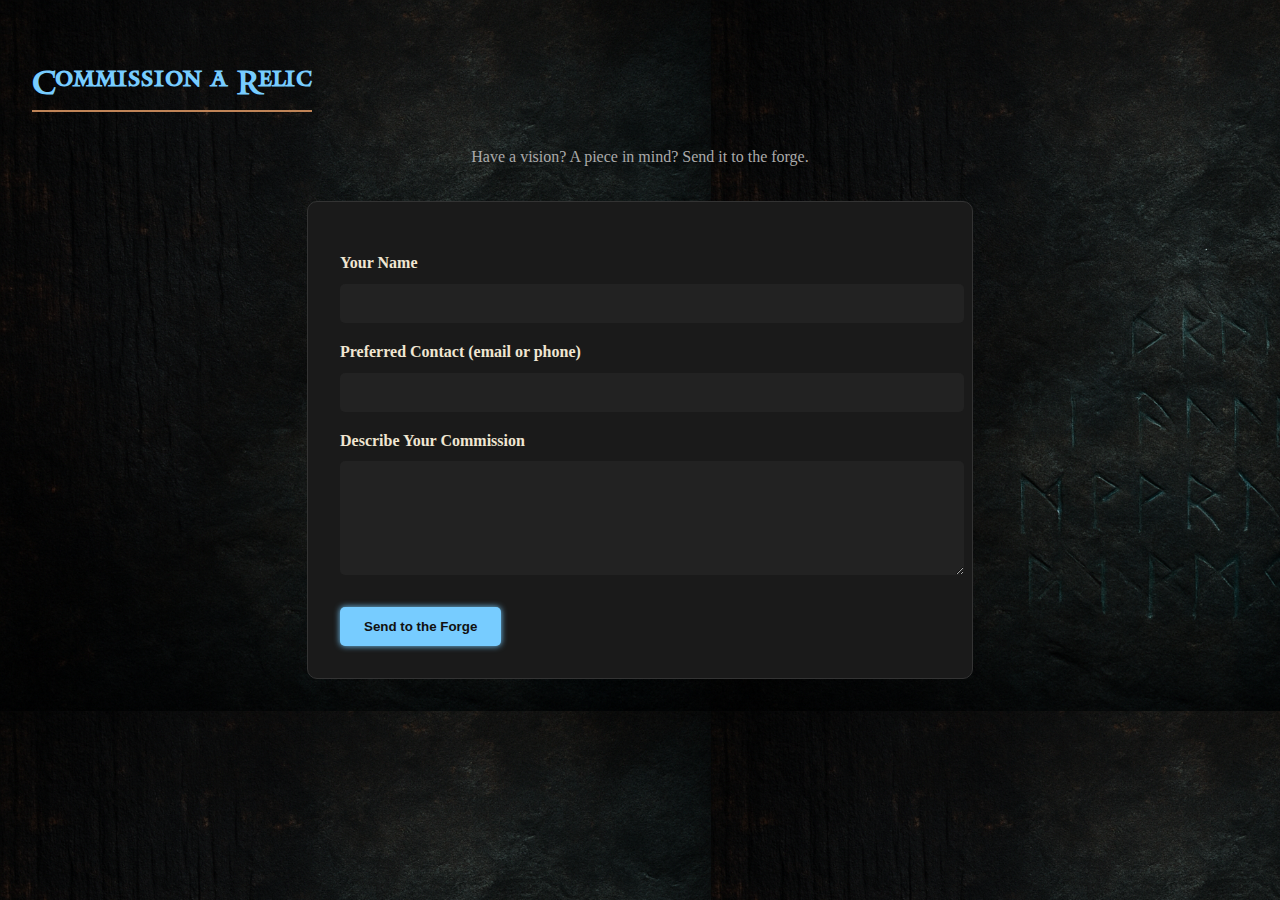
<file: commission_sms.html>
<!DOCTYPE html>
<html lang="en">
<head>
  <meta charset="UTF-8"/>
  <meta name="viewport" content="width=device-width, initial-scale=1.0"/>
  <title>Commission a Relic</title>
  <link rel="stylesheet" href="styles.css"/>
  <style>
    body {
      background-color: #111;
      color: #f0e6d2;
      font-family: 'Garamond', serif;
      padding: 2rem;
    }

    h2 {
      font-size: 2rem;
      margin-bottom: 1rem;
      color: #77ccff;
    }

    form {
      background-color: #1a1a1a;
      padding: 2rem;
      border-radius: 10px;
      max-width: 600px;
      margin: auto;
      border: 1px solid #333;
    }

    label {
      display: block;
      margin-top: 1rem;
      font-weight: bold;
    }

    input, textarea {
      width: 100%;
      padding: 0.75rem;
      border-radius: 5px;
      border: none;
      margin-top: 0.5rem;
      background: #222;
      color: #f0e6d2;
    }

    button {
      margin-top: 1.5rem;
      background-color: #77ccff;
      color: #111;
      font-weight: bold;
      padding: 0.75rem 1.5rem;
      border: none;
      border-radius: 5px;
      cursor: pointer;
      box-shadow: 0 0 6px #77ccff;
    }

    button:hover {
      background-color: #55aacc;
    }

    .note {
      text-align: center;
      margin-bottom: 2rem;
      color: #aaa;
    }
  </style>
</head>
<body>
  <h2>Commission a Relic</h2>
  <p class="note">Have a vision? A piece in mind? Send it to the forge.</p>
  <form action="mailto:9314466636@vtext.com" method="POST" enctype="text/plain">
    <label for="name">Your Name</label>
    <input type="text" id="name" name="name" required />

    <label for="contact">Preferred Contact (email or phone)</label>
    <input type="text" id="contact" name="contact" required />

    <label for="idea">Describe Your Commission</label>
    <textarea id="idea" name="idea" rows="6" required></textarea>

    <button type="submit">Send to the Forge</button>
  </form>
</body>
</html>
</file>
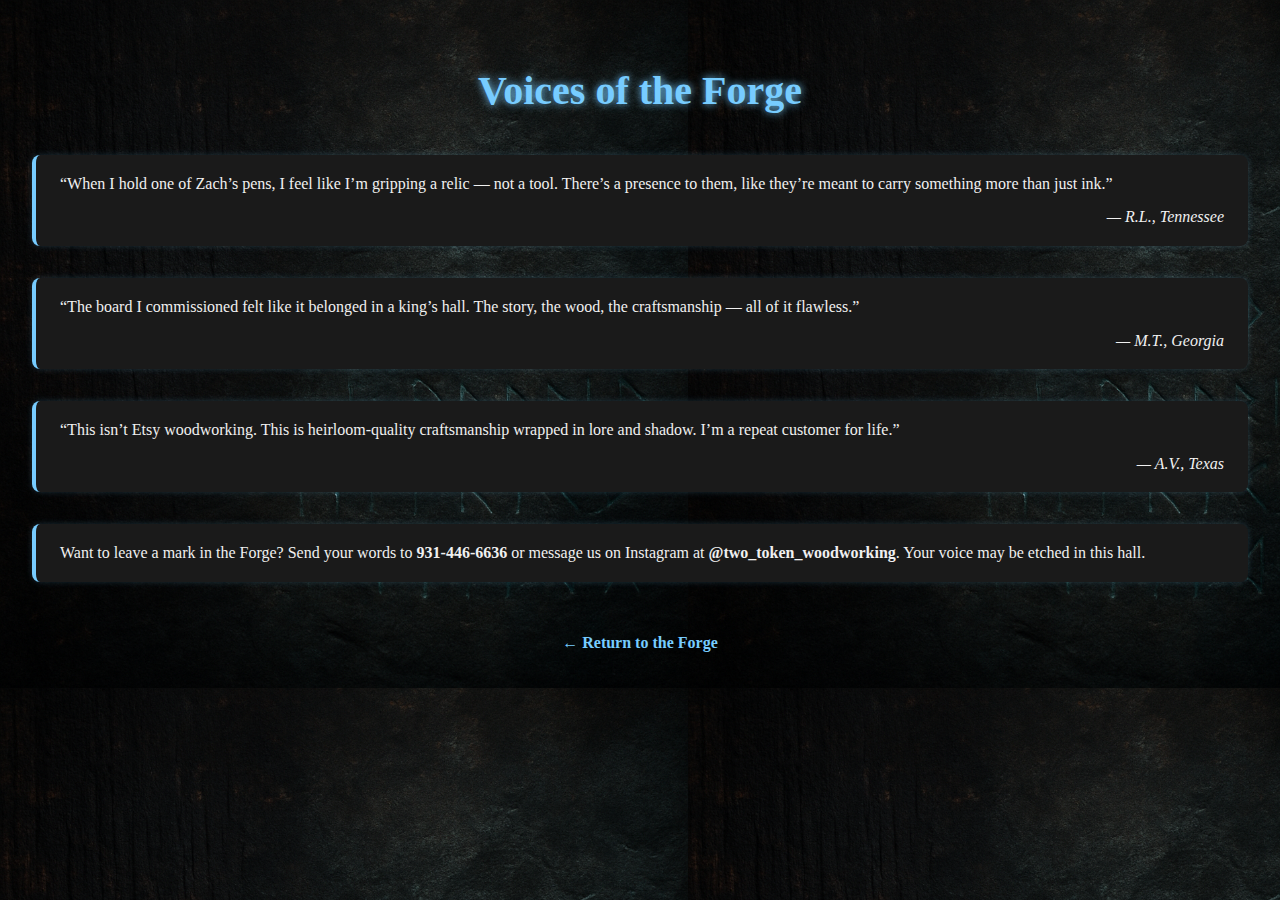
<file: testimonials.html>
<!DOCTYPE html>
<html lang="en">
<head>
  <meta charset="UTF-8" />
  <meta name="viewport" content="width=device-width, initial-scale=1.0"/>
  <title>Voices of the Forge</title>
  <link rel="stylesheet" href="styles.css"/>
  <link rel="icon" type="image/png" href="assets/favicon.png" />
  <style>
    body {
      background-color: #111;
      color: #f0f0f0;
      font-family: 'Georgia', serif;
      padding: 2rem;
      line-height: 1.6;
    }
    h1 {
      font-size: 2.5rem;
      text-align: center;
      margin-bottom: 2rem;
      color: #77ccff;
      text-shadow: 0 0 8px #77ccff;
    }
    .testimonial {
      background: #1a1a1a;
      border-left: 4px solid #77ccff;
      margin-bottom: 2rem;
      padding: 1rem 1.5rem;
      border-radius: 8px;
      box-shadow: 0 0 6px rgba(119, 204, 255, 0.2);
    }
    .author {
      text-align: right;
      font-style: italic;
      margin-top: 0.5rem;
    }
    .back-link {
      display: block;
      text-align: center;
      margin-top: 3rem;
      color: #77ccff;
      text-decoration: none;
      font-weight: bold;
    }
    .back-link:hover {
      text-decoration: underline;
    }
  </style>
</head>
<body>
  <h1>Voices of the Forge</h1>

  <div class="testimonial">
    “When I hold one of Zach’s pens, I feel like I’m gripping a relic — not a tool. There’s a presence to them, like they’re meant to carry something more than just ink.”  
    <div class="author">— R.L., Tennessee</div>
  </div>

  <div class="testimonial">
    “The board I commissioned felt like it belonged in a king’s hall. The story, the wood, the craftsmanship — all of it flawless.”  
    <div class="author">— M.T., Georgia</div>
  </div>

  <div class="testimonial">
    “This isn’t Etsy woodworking. This is heirloom-quality craftsmanship wrapped in lore and shadow. I’m a repeat customer for life.”  
    <div class="author">— A.V., Texas</div>
  </div>

  <p class="testimonial">
    Want to leave a mark in the Forge? Send your words to <strong>931-446-6636</strong> or message us on Instagram at <strong>@two_token_woodworking</strong>. Your voice may be etched in this hall.
  </p>

  <a href="index.html" class="back-link">← Return to the Forge</a>
</body>
</html>
</file>
<file: styles.css>
@font-face {
  font-family: 'Mantinia';
  src: url('assets/Mantinia.woff2') format('woff2'),
       url('assets/Mantinia.woff') format('woff');
  font-weight: normal;
  font-style: normal;
}

body {
  margin: 0;
  font-family: 'Georgia', serif;
  background: url('assets/background-texture.jpg') repeat;
  background-size: contain;
  color: #f0e6d2;
  line-height: 1.6;
}

a {
  color: #77ccff;
  text-decoration: none;
}
a:hover {
  text-decoration: underline;
}

header.hero {
  background: url('assets/forge-banner.png') no-repeat center center/cover;
  height: 100vh;
  display: flex;
  align-items: center;
  justify-content: center;
  text-align: center;
  position: relative;
}

.overlay {
  background: rgba(0, 0, 0, 0.6);
  padding: 2rem;
  border: 2px solid #888;
  border-radius: 10px;
}

.hero h1 {
  font-family: 'Mantinia', serif;
  font-size: 3rem;
  margin-bottom: 0.5rem;
}

.hero p {
  font-size: 1.2rem;
  margin-bottom: 1.5rem;
}

.cta {
  background: #c08457;
  color: #111;
  padding: 0.75rem 1.5rem;
  font-weight: bold;
  border-radius: 5px;
  transition: background 0.3s;
}
.cta:hover {
  background: #a06b40;
}

section {
  padding: 2rem 1rem;
  max-width: 1000px;
  min-height: auto;
  margin: auto;
}

h2 {
  font-family: 'Mantinia', serif;
  font-size: 2rem;
  margin-bottom: 1rem;
  border-bottom: 2px solid #c08457;
  display: inline-block;
}



.gallery 

.gallery img {
  max-width: 100%;
  border-radius: 5px;
}

.gallery .item h3 {
  font-family: 'Mantinia', serif;
}

.item.sold {
  opacity: 0.7;
  filter: grayscale(60%);
}

.sold-banner {
  position: absolute;
  top: 10px;
  right: -30px;
  transform: rotate(45deg);
  background: #c08457;
  color: #111;
  padding: 0.25rem 1rem;
  font-weight: bold;
  font-size: 1rem;
  border-radius: 5px;
  box-shadow: 0 0 10px #000;
  z-index: 10;
}

footer {
  background: #1a1a1a;
  color: #888;
  text-align: center;
  padding: 2rem 1rem;
  font-size: 0.9rem;
}
footer a {
  color: #c08457;
}
footer a:hover {
  text-decoration: underline;
}


  .hero p {
    font-size: 1rem;
  }

  .cta {
    font-size: 1rem;
    padding: 0.5rem 1rem;
  }
}
.tabs {
  display: flex;
  justify-content: center;
  flex-wrap: wrap;
  gap: 1rem;
  margin: 2rem auto;
  max-width: 100%;
}
.tabs button {
  background: #1a1a1a;
  border: 1px solid #444;
  color: #f0e6d2; /* parchment text */
  padding: 0.5rem 1rem;
  font-family: 'Mantinia', serif;
  cursor: pointer;
  border-radius: 5px;
  transition: background 0.3s, color 0.3s;
}

.tabs button:hover,
.tabs button.active {
  background: #c08457;
  color: #111;
}


@media (max-width: 768px) {
  
}

@media (max-width: 768px) {
  header.hero {
    background: url('assets/forge-banner.png') no-repeat center top;
    background-size: cover;
    background-attachment: scroll;
    min-height: 100svh;
    padding: 2rem 1rem;
    text-align: center;
    display: flex;
    align-items: center;
    justify-content: center;
  }
}


.gallery {
  background: url('assets/gallery-background.png') no-repeat center center;
  background-size: cover;
  background-attachment: fixed;
  padding: 2rem;
  display: flex;
  flex-wrap: wrap;
  gap: 2rem;
  justify-content: center;
}

.gallery-header img {
  width: 100%;
  height: auto;
  display: block;
  margin-bottom: 2rem;
  border-radius: 8px;
  box-shadow: 0 0 20px #111;
}

.item {
  width: 45%;
  max-width: 400px;
}

@media (max-width: 768px) {
  .item {
    width: 90%;
  }
  .gallery {
    background-attachment: scroll;
    background-size: contain;
    background-position: top center;
  }
  .gallery {
  display: flex;
  flex-wrap: wrap;
  justify-content: space-between;
  gap: 2rem;
  padding: 2rem;
}

.gallery .item {
  width: 45%;
  background-color: rgba(0, 0, 0, 0.7);
  padding: 1rem;
  border-radius: 10px;
  box-shadow: 0 0 10px rgba(255, 255, 255, 0.1);
}

@media screen and (max-width: 768px) {
  .gallery .item {
    width: 100%;
  }
}
  .gallery .item img {
  max-width: 100%;
  height: auto;
  display: block;
  margin: 0 auto 1rem auto;
  border-radius: 8px;
  box-shadow: 0 0 6px rgba(255, 255, 255, 0.1);
}
}
.gallery {
  display: flex;
  flex-wrap: wrap;
  justify-content: space-around;
  gap: 2rem;
  padding: 2rem;
}

.gallery .item {
  flex: 0 0 45%;
  max-width: 45%;
  background: rgba(0, 0, 0, 0.7);
  padding: 1rem;
  border-radius: 12px;
  box-shadow: 0 0 8px rgba(255, 255, 255, 0.05);
}

.gallery .item img {
  width: 100%;
  height: auto;
  border-radius: 8px;
  object-fit: contain;
}
@media (max-width: 768px) {
  .gallery .item {
    flex: 0 0 100%;
    max-width: 100%;
  }





}

#cart-icon {
  position: fixed;
  top: 1rem;
  right: 1rem;
  background: #c08457;
  color: #111;
  padding: 0.5rem 1rem;
  border-radius: 5px;
  cursor: pointer;
  z-index: 1000;
  font-weight: bold;
  box-shadow: 0 0 5px #000;
}

#cart-drawer {
  position: fixed;
  top: 0;
  right: -320px;
  width: 300px;
  height: 100%;
  background: #1a1a1a url('assets/forge-background.png') repeat;
  color: #f0e6d2;
  padding: 1rem;
  border-left: 2px solid #77ccff;
  transition: right 0.3s ease;
  z-index: 999;
  background-blend-mode: overlay;
}

#cart-drawer.open {
  right: 0;
}
header.hero {
  position: relative;
  height: 100vh;
  display: flex;
  align-items: center;
  justify-content: center;
  text-align: center;
  overflow: hidden;
}

header.hero::before {
  content: "";
  position: absolute;
  top: 0;
  left: 0;
  width: 100%;
  height: 100%;
  background: url('assets/forge-banner.png') no-repeat center center / cover;
  opacity: 45; /* adjust this to taste */
  z-index: 0;
}

header.hero > * {
  position: relative;
  z-index: 1;
}
.gallery-header {
  position: relative;
  display: flex;
  justify-content: center;
  align-items: center;
  overflow: hidden;
}

.gallery-header img {
  width: 100%;
  height: auto;
  opacity: 0.5; /* base transparency */
  display: block;
}

}
.gallery-header img {
  width: 100%;
  height: auto;
  opacity: 0.5;
  display: block;
}.gallery-header img {
  opacity: 0.5 !important;
}
@media (max-width: 768px) {
  .gallery {
    justify-content: center;
    padding: 1rem;
  }

  .item {
    width: 90% !important;
    margin: 1rem auto;
    text-align: center;
  }

  .item img {
    margin: 0 auto;
  }

  .item button {
    margin: 1rem auto 0;
  }
}
.cart {
  position: fixed;
  top: 0;
  right: -320px; /* how hidden it is when closed */
  width: 300px;
  height: 100%;
  background-color: rgba(0, 0, 0, 0.95);
  box-shadow: -2px 0 6px rgba(0, 0, 0, 0.5);
  padding: 1rem;
  overflow-y: auto;
  transition: right 0.3s ease;
  z-index: 9999;
}

/* when the cart is open */
.cart.open {
  right: 0;
}
</file>
